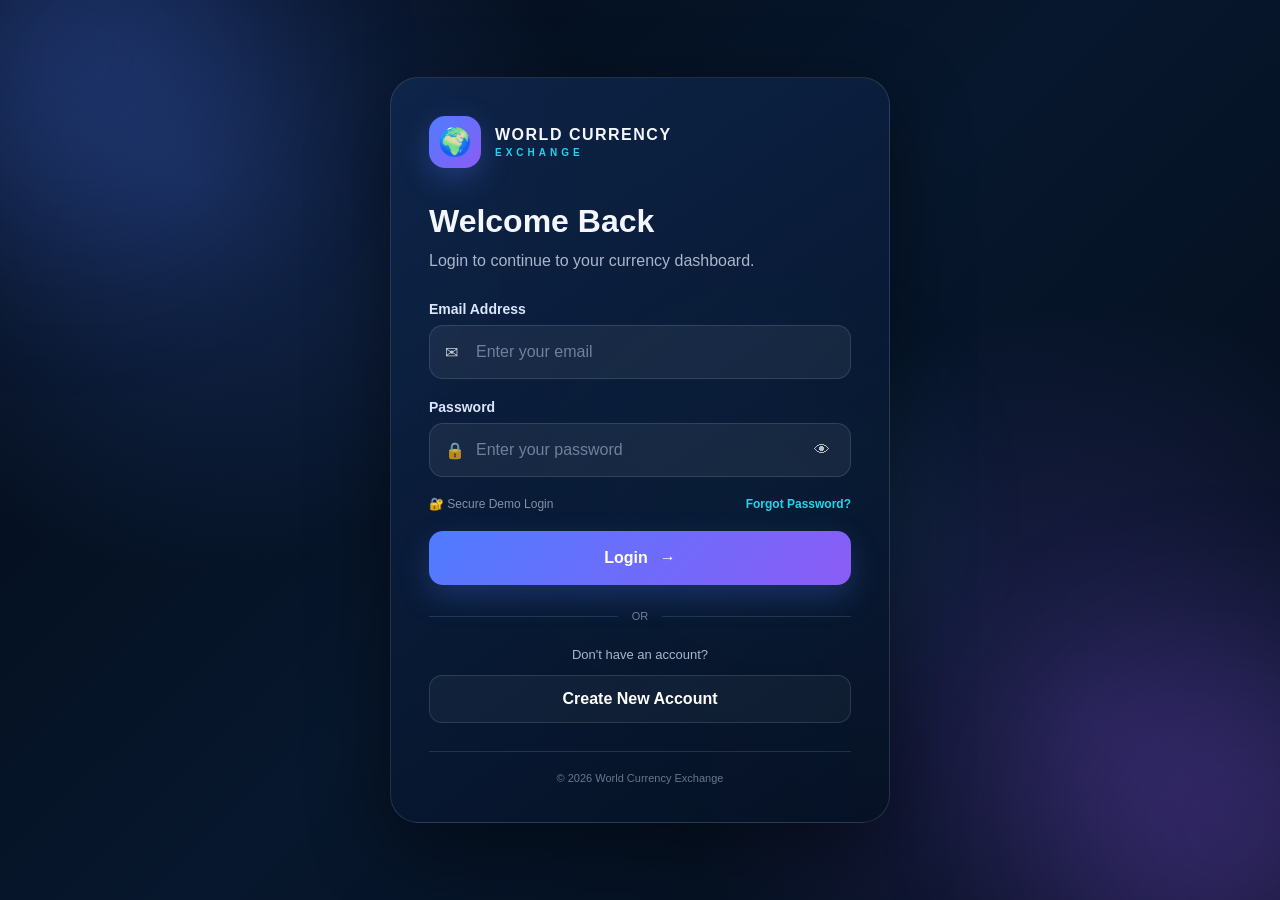
<file: index.html>
<!DOCTYPE html>
<html lang="en">
<head>

    <meta charset="UTF-8">

    <meta
        name="viewport"
        content="width=device-width, initial-scale=1.0"
    >

    <title>World Currency Exchange</title>

    <link rel="stylesheet" href="style.css">

</head>

<body
    class="dashboard-page"
    data-protected="true"
>

<header class="main-header">

    <nav class="navbar">

        <a href="index.html" class="nav-brand">

            <div class="nav-logo">
                🌍
            </div>

            <div>
                <strong>WORLD CURRENCY</strong>
                <small>EXCHANGE</small>
            </div>

        </a>

        <button
            type="button"
            id="menuBtn"
            class="menu-button"
            aria-label="Open menu"
        >
            ☰
        </button>

        <div id="navMenu" class="nav-menu">

            <a href="#home">Home</a>

            <a href="#converter">
                Converter
            </a>

            <a href="#rates">
                Exchange Rates
            </a>

            <a href="#about">
                About
            </a>

            <a href="#contact">
                Contact
            </a>

            <button
                type="button"
                id="logoutBtn"
                class="nav-logout"
            >
                Logout
            </button>

        </div>

    </nav>

</header>


<main>

    <!-- HERO -->

    <section id="home" class="dashboard-hero">

        <div class="hero-content">

            <div class="hero-badge">
                ● LIVE CURRENCY PLATFORM
            </div>

            <h1>
                Welcome,
                <span id="userName">User</span>
            </h1>

            <h2>
                World Currency Exchange
            </h2>

            <p>
                Convert currencies quickly and explore
                international exchange rates through a
                simple and modern platform.
            </p>

            <div class="hero-actions">

                <a
                    href="#converter"
                    class="hero-primary"
                >
                    Start Converting →
                </a>

                <a
                    href="#rates"
                    class="hero-secondary"
                >
                    View Rates
                </a>

            </div>

        </div>

        <div class="hero-globe">

            <div class="globe-circle">
                🌍
            </div>

        </div>

    </section>


    <!-- FEATURES -->

    <section class="feature-section">

        <div class="section-heading">

            <span>WHY USE OUR PLATFORM</span>

            <h2>
                Everything You Need
            </h2>

            <p>
                A clean and easy currency conversion
                experience.
            </p>

        </div>

        <div class="feature-grid">

            <article class="feature-card">

                <div class="feature-icon">
                    💱
                </div>

                <h3>
                    Easy Conversion
                </h3>

                <p>
                    Convert between multiple global
                    currencies with a few clicks.
                </p>

            </article>

            <article class="feature-card">

                <div class="feature-icon">
                    ⚡
                </div>

                <h3>
                    Fast Results
                </h3>

                <p>
                    Get conversion results instantly
                    without complicated steps.
                </p>

            </article>

            <article class="feature-card">

                <div class="feature-icon">
                    🔒
                </div>

                <h3>
                    Secure Session
                </h3>

                <p>
                    Your login session is maintained
                    during your current browser session.
                </p>

            </article>

        </div>

    </section>


    <!-- CONVERTER -->

    <section
        id="converter"
        class="converter-section"
    >

        <div class="section-heading">

            <span>CURRENCY CONVERTER</span>

            <h2>
                Convert Your Money
            </h2>

            <p>
                Select currencies and enter an amount.
            </p>

        </div>

        <div class="converter-card">

            <form id="converterForm">

                <div class="converter-grid">

                    <div class="converter-field">

                        <label for="amount">
                            Amount
                        </label>

                        <input
                            type="number"
                            id="amount"
                            min="0"
                            step="any"
                            placeholder="Enter amount"
                            required
                        >

                    </div>


                    <div class="converter-field">

                        <label for="fromCurrency">
                            From
                        </label>

                        <select id="fromCurrency" required>

                            <option value="USD">
                                USD — US Dollar
                            </option>

                            <option value="INR">
                                INR — Indian Rupee
                            </option>

                            <option value="EUR">
                                EUR — Euro
                            </option>

                            <option value="GBP">
                                GBP — British Pound
                            </option>

                            <option value="JPY">
                                JPY — Japanese Yen
                            </option>

                            <option value="KWD">
                                KWD — Kuwaiti Dinar
                            </option>

                            <option value="CNY">
                                CNY — Chinese Yuan
                            </option>

                            <option value="CAD">
                                CAD — Canadian Dollar
                            </option>

                            <option value="AUD">
                                AUD — Australian Dollar
                            </option>

                        </select>

                    </div>


                    <div class="swap-icon">
                        ⇄
                    </div>


                    <div class="converter-field">

                        <label for="toCurrency">
                            To
                        </label>

                        <select id="toCurrency" required>

                            <option value="INR">
                                INR — Indian Rupee
                            </option>

                            <option value="USD">
                                USD — US Dollar
                            </option>

                            <option value="EUR">
                                EUR — Euro
                            </option>

                            <option value="GBP">
                                GBP — British Pound
                            </option>

                            <option value="JPY">
                                JPY — Japanese Yen
                            </option>

                            <option value="KWD">
                                KWD — Kuwaiti Dinar
                            </option>

                            <option value="CNY">
                                CNY — Chinese Yuan
                            </option>

                            <option value="CAD">
                                CAD — Canadian Dollar
                            </option>

                            <option value="AUD">
                                AUD — Australian Dollar
                            </option>

                        </select>

                    </div>

                </div>


                <button
                    type="submit"
                    class="convert-button"
                >
                    Convert Currency
                </button>


                <div
                    id="result"
                    class="conversion-result"
                >
                    Enter an amount to see the result.
                </div>

            </form>

        </div>

    </section>


    <!-- RATES -->

    <section
        id="rates"
        class="rates-section"
    >

        <div class="section-heading">

            <span>REFERENCE RATES</span>

            <h2>
                Popular Currency Rates
            </h2>

            <p>
                Reference values used by this demo converter.
            </p>

        </div>


        <div class="rates-grid">

            <div class="rate-card">
                <strong>USD</strong>
                <span>1 USD</span>
                <b>83.50 INR</b>
            </div>

            <div class="rate-card">
                <strong>EUR</strong>
                <span>1 EUR</span>
                <b>90.76 INR</b>
            </div>

            <div class="rate-card">
                <strong>GBP</strong>
                <span>1 GBP</span>
                <b>107.05 INR</b>
            </div>

            <div class="rate-card">
                <strong>JPY</strong>
                <span>1 JPY</span>
                <b>0.568 INR</b>
            </div>

            <div class="rate-card">
                <strong>KWD</strong>
                <span>1 KWD</span>
                <b>271.99 INR</b>
            </div>

            <div class="rate-card">
                <strong>AUD</strong>
                <span>1 AUD</span>
                <b>55.30 INR</b>
            </div>

        </div>

    </section>


    <!-- ABOUT -->

    <section
        id="about"
        class="about-section"
    >

        <div class="about-content">

            <div>

                <span class="section-label">
                    ABOUT PROJECT
                </span>

                <h2>
                    Smart Currency Exchange Platform
                </h2>

            </div>

            <p>
                World Currency Exchange is a responsive
                frontend project designed to demonstrate
                currency conversion, user registration,
                login authentication and session-based
                dashboard access.
            </p>

        </div>

    </section>


   <!-- =========================================
     CONTACT US
========================================= -->

<section id="contact" class="contact-section">

    <div class="section-heading">

        <span>CONTACT US</span>

        <h2>Get In Touch With Us</h2>

        <p>
            Have questions, feedback, or need assistance?
            Send us a message and our team will be happy to help.
        </p>

    </div>


    <div class="contact-wrapper">

        <!-- Contact Information -->

        <div class="contact-information">

            <h3>Let's Talk</h3>

            <p>
                We are here to help you with your currency
                exchange questions and feedback.
            </p>


            <div class="contact-info-item">

                <div class="contact-info-icon">
                    📧
                </div>

                <div>
                    <strong>Email Us</strong>
                    <span>
                        support@worldcurrency.example
                    </span>
                </div>

            </div>


            <div class="contact-info-item">

                <div class="contact-info-icon">
                    📞
                </div>

                <div>
                    <strong>Call Us</strong>
                    <span>
                        +91 98765 43210
                    </span>
                </div>

            </div>


            <div class="contact-info-item">

                <div class="contact-info-icon">
                    📍
                </div>

                <div>
                    <strong>Location</strong>
                    <span>
                        Andhra Pradesh, India
                    </span>
                </div>

            </div>


            <div class="contact-info-item">

                <div class="contact-info-icon">
                    🕐
                </div>

                <div>
                    <strong>Working Hours</strong>
                    <span>
                        Monday – Saturday, 9:00 AM – 6:00 PM
                    </span>
                </div>

            </div>

        </div>


        <!-- Contact Form -->

        <div class="contact-form-card">

            <h3>Send Us a Message</h3>

            <p>
                Fill out the form below and we'll get back to you.
            </p>


            <form id="contactForm" autocomplete="off" novalidate>

                <div class="contact-form-row">

                    <div class="contact-field">

                        <label for="contactName">
                            Full Name
                        </label>

                        <input
                            type="text"
                            id="contactName"
                            name="contactName"
                            placeholder="Enter your name"
                            autocomplete="off"
                            required
                        >

                    </div>


                    <div class="contact-field">

                        <label for="contactEmail">
                            Email Address
                        </label>

                        <input
                            type="email"
                            id="contactEmail"
                            name="contactEmail"
                            placeholder="Enter your email"
                            autocomplete="off"
                            required
                        >

                    </div>

                </div>


                <div class="contact-field">

                    <label for="contactSubject">
                        Subject
                    </label>

                    <input
                        type="text"
                        id="contactSubject"
                        name="contactSubject"
                        placeholder="Enter subject"
                        autocomplete="off"
                        required
                    >

                </div>


                <div class="contact-field">

                    <label for="contactMessage">
                        Message
                    </label>

                    <textarea
                        id="contactMessage"
                        name="contactMessage"
                        rows="6"
                        placeholder="Write your message..."
                        required
                    ></textarea>

                </div>


                <div
                    id="contactMessageBox"
                    class="form-message"
                ></div>


                <button
                    type="submit"
                    class="contact-submit"
                >
                    <span>Send Message</span>
                    <span>➤</span>
                </button>

            </form>

        </div>

    </div>

</section>





<footer class="main-footer">

    <div>
        <strong>
            🌍 World Currency Exchange
        </strong>

        <p>
            Modern currency conversion platform.
        </p>
    </div>

    <p>
        © 2026 World Currency Exchange. All Rights Reserved.
    </p>

</footer>


<script src="script.js"></script>

</body>
</html>
</file>
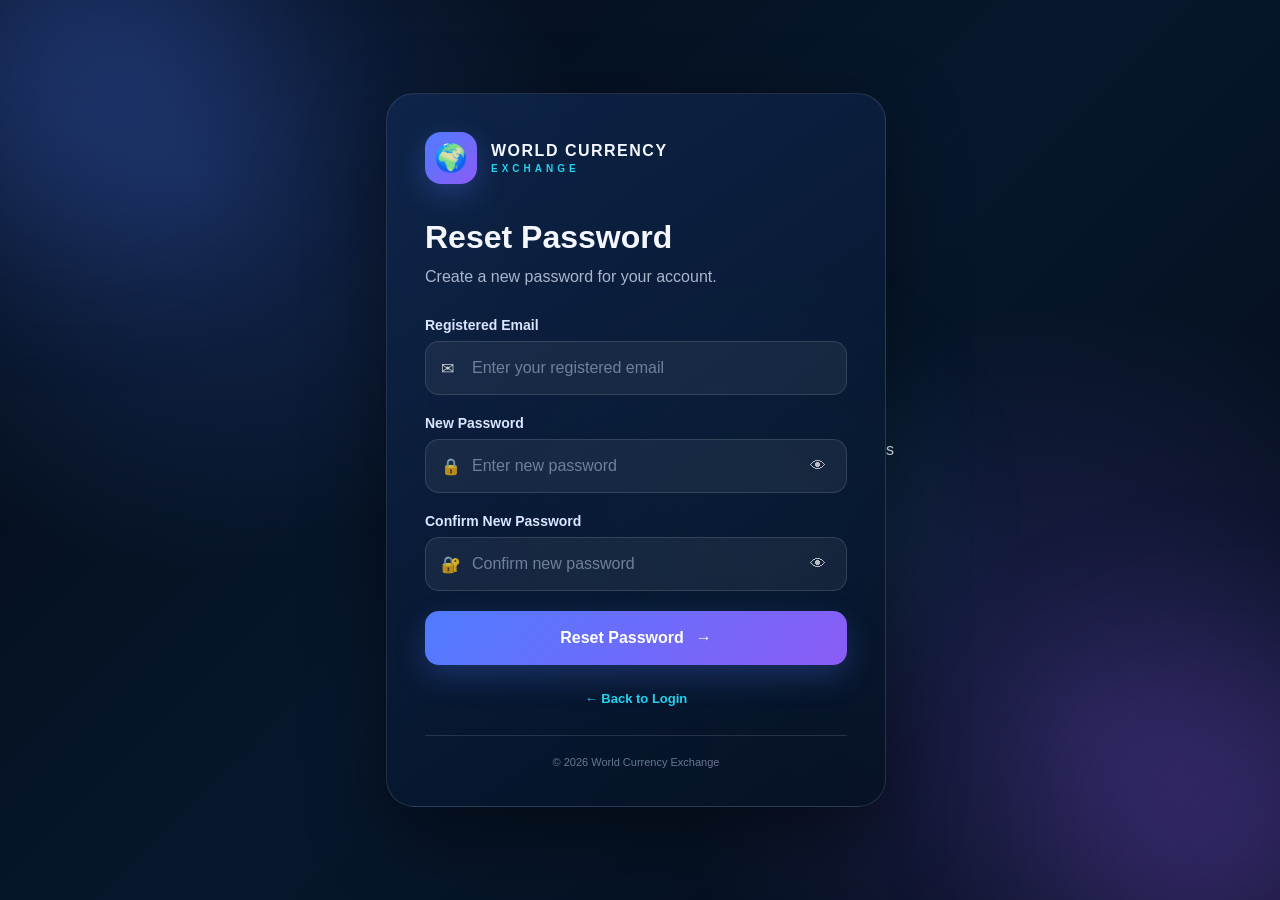
<file: forgot-password.html>
<!DOCTYPE html>
<html lang="en">
<head>
    <meta charset="UTF-8">
    <meta name="viewport" content="width=device-width, initial-scale=1.0">

    <title>Reset Password | World Currency Exchange</title>

    <link rel="stylesheet" href="style.css">
</head>

<body class="auth-page">

    <div class="background-effects">
        <span class="glow glow-one"></span>
        <span class="glow glow-two"></span>
        <span class="glow glow-three"></span>
    </div>

    <main class="auth-container">

        <section class="auth-card">

            <div class="brand">
                <div class="brand-icon">🌍</div>

                <div>
                    <h1>WORLD CURRENCY</h1>
                    <span>EXCHANGE</span>
                </div>
            </div>

            <div class="auth-heading">
                <h2>Reset Password</h2>
                <p>Create a new password for your account.</p>
            </div>

            <form id="forgotForm" autocomplete="off" novalidate>

                <div class="form-group">

                    <label for="resetEmail">Registered Email</label>

                    <div class="input-wrapper">

                        <span class="input-icon">✉</span>

                        <input
                            type="email"
                            id="resetEmail"
                            name="resetEmail"
                            placeholder="Enter your registered email"
                            autocomplete="off"
                            value=""
                            required
                        >

                    </div>

                </div>

                <div class="form-group">

                    <label for="newPassword">New Password</label>

                    <div class="input-wrapper">

                        <span class="input-icon">🔒</span>

                        <input
                            type="password"
                            id="newPassword"
                            name="newPassword"
                            placeholder="Enter new password"
                            autocomplete="new-password"
                            value=""
                            required
                        >

                        <button
                            type="button"
                            class="password-toggle"
                            data-target="newPassword"
                            aria-label="Show password"
                        >
                            👁
                        </button>

                    </div>

                </div>

                <div class="form-group">

                    <label for="newPasswordConfirm">Confirm New Password</label>

                    <div class="input-wrapper">

                        <span class="input-icon">🔐</span>

                        <input
                            type="password"
                            id="newPasswordConfirm"
                            name="newPasswordConfirm"
                            placeholder="Confirm new password"
                            autocomplete="new-password"
                            value=""
                            required
                        >

                        <button
                            type="button"
                            class="password-toggle"
                            data-target="newPasswordConfirm"
                            aria-label="Show password"
                        >
                            👁
                        </button>

                    </div>

                </div>

                <div id="forgotMessage" class="form-message"></div>

                <button type="submit" class="primary-button">
                    <span>Reset Password</span>
                    <span>→</span>
                </button>

            </form>

            <div class="back-login">
                <a href="login.html">
                    ← Back to Login
                </a>
            </div>

            <footer class="auth-footer">
                © 2026 World Currency Exchange
            </footer>

        </section>

    </main>

    <script src="script.js"></script>

</body>
</html>s
</file>
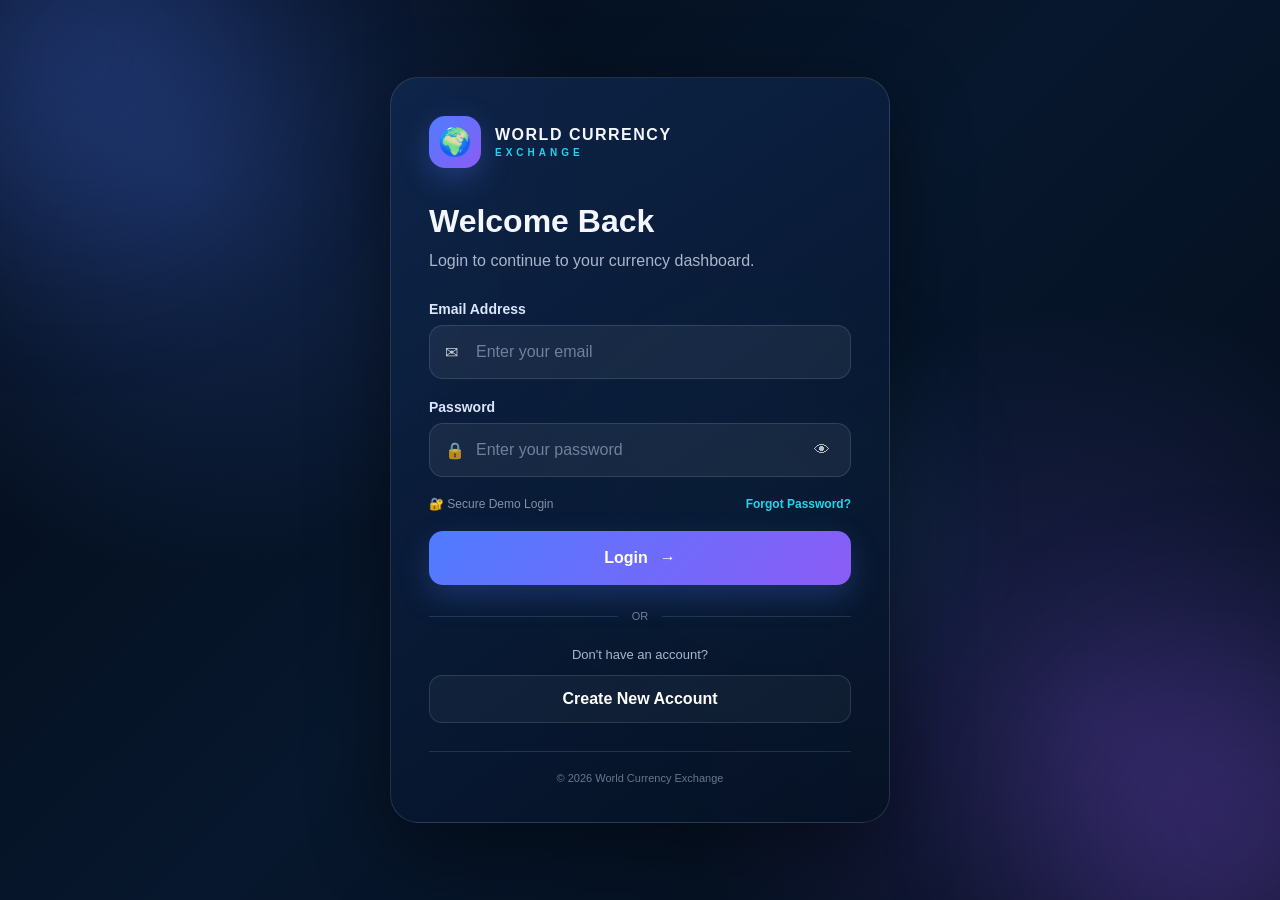
<file: login.html>
<!DOCTYPE html>
<html lang="en">
<head>
    <meta charset="UTF-8">
    <meta name="viewport" content="width=device-width, initial-scale=1.0">

    <title>Login | World Currency Exchange</title>

    <link rel="stylesheet" href="style.css">
</head>

<body class="auth-page">

    <div class="background-effects">
        <span class="glow glow-one"></span>
        <span class="glow glow-two"></span>
        <span class="glow glow-three"></span>
    </div>

    <main class="auth-container">

        <section class="auth-card">

            <div class="brand">
                <div class="brand-icon">🌍</div>

                <div>
                    <h1>WORLD CURRENCY</h1>
                    <span>EXCHANGE</span>
                </div>
            </div>

            <div class="auth-heading">
                <h2>Welcome Back</h2>
                <p>Login to continue to your currency dashboard.</p>
            </div>

            <form id="loginForm" autocomplete="off" novalidate>

                <div class="form-group">

                    <label for="loginEmail">Email Address</label>

                    <div class="input-wrapper">
                        <span class="input-icon">✉</span>

                        <input
                            type="email"
                            id="loginEmail"
                            name="loginEmail"
                            placeholder="Enter your email"
                            autocomplete="off"
                            value=""
                            required
                        >
                    </div>

                </div>

                <div class="form-group">

                    <label for="loginPassword">Password</label>

                    <div class="input-wrapper">

                        <span class="input-icon">🔒</span>

                        <input
                            type="password"
                            id="loginPassword"
                            name="loginPassword"
                            placeholder="Enter your password"
                            autocomplete="new-password"
                            value=""
                            required
                        >

                        <button
                            type="button"
                            class="password-toggle"
                            data-target="loginPassword"
                            aria-label="Show password"
                        >
                            👁
                        </button>

                    </div>

                </div>

                <div class="login-extra">
                    <span>🔐 Secure Demo Login</span>

                    <a href="forgot.html">
                        Forgot Password?
                    </a>
                </div>

                <div id="loginMessage" class="form-message"></div>

                <button type="submit" class="primary-button">
                    <span>Login</span>
                    <span>→</span>
                </button>

            </form>

            <div class="auth-divider">
                <span>OR</span>
            </div>

            <div class="register-box">
                <p>Don't have an account?</p>

                <a href="register.html" class="secondary-button">
                    Create New Account
                </a>
            </div>

            <footer class="auth-footer">
                © 2026 World Currency Exchange
            </footer>

        </section>

    </main>

    <script src="script.js"></script>

</body>
</html>
</file>
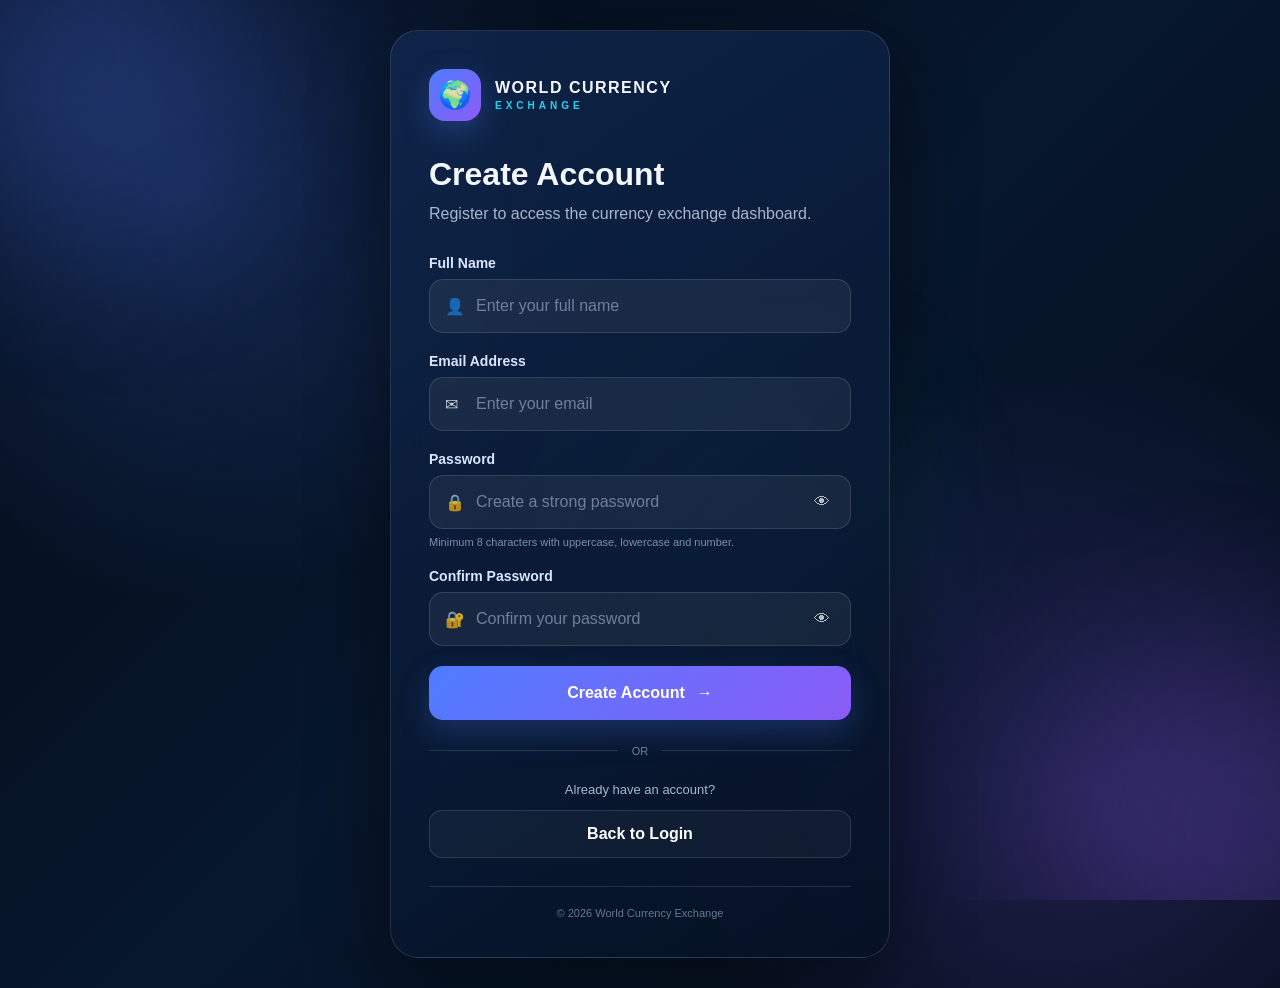
<file: register.html>
<!DOCTYPE html>
<html lang="en">
<head>
    <meta charset="UTF-8">
    <meta name="viewport" content="width=device-width, initial-scale=1.0">

    <title>Register | World Currency Exchange</title>

    <link rel="stylesheet" href="style.css">
</head>

<body class="auth-page">

    <div class="background-effects">
        <span class="glow glow-one"></span>
        <span class="glow glow-two"></span>
        <span class="glow glow-three"></span>
    </div>

    <main class="auth-container">

        <section class="auth-card">

            <div class="brand">
                <div class="brand-icon">🌍</div>

                <div>
                    <h1>WORLD CURRENCY</h1>
                    <span>EXCHANGE</span>
                </div>
            </div>

            <div class="auth-heading">
                <h2>Create Account</h2>
                <p>Register to access the currency exchange dashboard.</p>
            </div>

            <form id="registerForm" autocomplete="off" novalidate>

                <div class="form-group">

                    <label for="registerName">Full Name</label>

                    <div class="input-wrapper">
                        <span class="input-icon">👤</span>

                        <input
                            type="text"
                            id="registerName"
                            name="registerName"
                            placeholder="Enter your full name"
                            autocomplete="off"
                            value=""
                            required
                        >
                    </div>

                </div>

                <div class="form-group">

                    <label for="registerEmail">Email Address</label>

                    <div class="input-wrapper">
                        <span class="input-icon">✉</span>

                        <input
                            type="email"
                            id="registerEmail"
                            name="registerEmail"
                            placeholder="Enter your email"
                            autocomplete="off"
                            value=""
                            required
                        >
                    </div>

                </div>

                <div class="form-group">

                    <label for="registerPassword">Password</label>

                    <div class="input-wrapper">

                        <span class="input-icon">🔒</span>

                        <input
                            type="password"
                            id="registerPassword"
                            name="registerPassword"
                            placeholder="Create a strong password"
                            autocomplete="new-password"
                            value=""
                            required
                        >

                        <button
                            type="button"
                            class="password-toggle"
                            data-target="registerPassword"
                            aria-label="Show password"
                        >
                            👁
                        </button>

                    </div>

                    <small class="password-hint">
                        Minimum 8 characters with uppercase, lowercase and number.
                    </small>

                </div>

                <div class="form-group">

                    <label for="confirmPassword">Confirm Password</label>

                    <div class="input-wrapper">

                        <span class="input-icon">🔐</span>

                        <input
                            type="password"
                            id="confirmPassword"
                            name="confirmPassword"
                            placeholder="Confirm your password"
                            autocomplete="new-password"
                            value=""
                            required
                        >

                        <button
                            type="button"
                            class="password-toggle"
                            data-target="confirmPassword"
                            aria-label="Show password"
                        >
                            👁
                        </button>

                    </div>

                </div>

           

                <div id="registerMessage" class="form-message"></div>

                <button type="submit" class="primary-button">
                    <span>Create Account</span>
                    <span>→</span>
                </button>

            </form>

            <div class="auth-divider">
                <span>OR</span>
            </div>

            <div class="register-box">

                <p>Already have an account?</p>

                <a href="login.html" class="secondary-button">
                    Back to Login
                </a>

            </div>

            <footer class="auth-footer">
                © 2026 World Currency Exchange
            </footer>

        </section>

    </main>

    <script src="script.js"></script>

</body>
</html>
</file>
<file: style.css>
/* =========================================
   WORLD CURRENCY EXCHANGE
   PREMIUM RESPONSIVE STYLESHEET
========================================= */

:root {
    --bg-dark: #06101f;
    --bg-card: rgba(11, 29, 60, 0.72);
    --bg-input: rgba(255, 255, 255, 0.06);

    --primary: #4f7cff;
    --primary-dark: #315bdc;
    --cyan: #22d3ee;
    --purple: #8b5cf6;

    --white: #ffffff;
    --text: #f4f7ff;
    --muted: #aab6cc;

    --border: rgba(255, 255, 255, 0.12);

    --success: #22c55e;
    --danger: #ef4444;

    --shadow:
        0 25px 80px rgba(0, 0, 0, 0.45);

    --radius: 22px;
}


/* =========================================
   RESET
========================================= */

* {
    margin: 0;
    padding: 0;
    box-sizing: border-box;
}

html {
    scroll-behavior: smooth;
}

body {
    font-family:
        Inter,
        Segoe UI,
        Arial,
        sans-serif;

    color: var(--text);
    background: var(--bg-dark);
}

a {
    color: inherit;
    text-decoration: none;
}

button,
input,
select {
    font: inherit;
}


/* =========================================
   AUTH PAGE
========================================= */

.auth-page {
    min-height: 100vh;

    display: flex;
    align-items: center;
    justify-content: center;

    padding: 30px 18px;

    overflow-x: hidden;

    background:
        radial-gradient(
            circle at 15% 20%,
            rgba(79, 124, 255, 0.22),
            transparent 30%
        ),
        radial-gradient(
            circle at 85% 80%,
            rgba(139, 92, 246, 0.20),
            transparent 32%
        ),
        linear-gradient(
            135deg,
            #030b16,
            #07172d 50%,
            #040c18
        );
}


/* =========================================
   BACKGROUND EFFECTS
========================================= */

.background-effects {
    position: fixed;
    inset: 0;

    pointer-events: none;

    overflow: hidden;

    z-index: 0;
}

.glow {
    position: absolute;

    width: 350px;
    height: 350px;

    border-radius: 50%;

    filter: blur(90px);

    opacity: 0.25;

    animation: floatGlow 10s ease-in-out infinite alternate;
}

.glow-one {
    top: -120px;
    left: -100px;
    background: var(--primary);
}

.glow-two {
    right: -120px;
    bottom: -100px;
    background: var(--purple);
    animation-delay: 2s;
}

.glow-three {
    top: 45%;
    left: 50%;
    background: var(--cyan);
    width: 220px;
    height: 220px;
    animation-delay: 4s;
}

@keyframes floatGlow {
    from {
        transform: translate(0, 0);
    }

    to {
        transform: translate(35px, -25px);
    }
}


/* =========================================
   AUTH CONTAINER
========================================= */

.auth-container {
    width: 100%;
    max-width: 500px;

    position: relative;
    z-index: 2;
}

.auth-card {
    padding: 38px;

    border: 1px solid var(--border);

    border-radius: 28px;

    background:
        linear-gradient(
            145deg,
            rgba(15, 38, 76, 0.88),
            rgba(5, 17, 35, 0.88)
        );

    backdrop-filter: blur(25px);

    box-shadow: var(--shadow);
}


/* =========================================
   BRAND
========================================= */

.brand {
    display: flex;
    align-items: center;
    gap: 14px;

    margin-bottom: 35px;
}

.brand-icon {
    width: 52px;
    height: 52px;

    display: flex;
    align-items: center;
    justify-content: center;

    border-radius: 16px;

    font-size: 27px;

    background:
        linear-gradient(
            135deg,
            var(--primary),
            var(--purple)
        );

    box-shadow:
        0 10px 30px rgba(79, 124, 255, 0.3);
}

.brand h1 {
    font-size: 16px;
    letter-spacing: 1.5px;
}

.brand span {
    display: block;

    margin-top: 3px;

    color: var(--cyan);

    font-size: 10px;
    font-weight: 700;

    letter-spacing: 4px;
}


/* =========================================
   AUTH HEADING
========================================= */

.auth-heading {
    margin-bottom: 28px;
}

.auth-heading h2 {
    font-size: 32px;

    margin-bottom: 8px;
}

.auth-heading p {
    color: var(--muted);

    line-height: 1.6;
}


/* =========================================
   FORMS
========================================= */

.form-group {
    margin-bottom: 20px;
}

.form-group label {
    display: block;

    margin-bottom: 8px;

    font-size: 14px;
    font-weight: 600;

    color: #dbe6ff;
}

.input-wrapper {
    position: relative;
}

.input-icon {
    position: absolute;

    left: 16px;
    top: 50%;

    transform: translateY(-50%);

    font-size: 16px;

    opacity: 0.8;

    pointer-events: none;
}

.input-wrapper input {
    width: 100%;

    height: 54px;

    padding:
        0 48px
        0 46px;

    color: var(--white);

    border: 1px solid var(--border);

    border-radius: 14px;

    outline: none;

    background: var(--bg-input);

    transition:
        border-color 0.25s ease,
        box-shadow 0.25s ease,
        background 0.25s ease;
}

.input-wrapper input::placeholder {
    color: #71809a;
}

.input-wrapper input:focus {
    border-color: var(--primary);

    background:
        rgba(79, 124, 255, 0.08);

    box-shadow:
        0 0 0 4px rgba(79, 124, 255, 0.10);
}


/* =========================================
   REMOVE AUTOFILL VISUAL
========================================= */

.input-wrapper input:-webkit-autofill,
.input-wrapper input:-webkit-autofill:hover,
.input-wrapper input:-webkit-autofill:focus {
    -webkit-text-fill-color: #ffffff;

    transition:
        background-color 9999s ease-in-out 0s;

    box-shadow:
        0 0 0 1000px #0b1d3c inset;
}


/* =========================================
   PASSWORD TOGGLE
========================================= */

.password-toggle {
    position: absolute;

    right: 12px;
    top: 50%;

    transform: translateY(-50%);

    width: 34px;
    height: 34px;

    border: 0;

    border-radius: 9px;

    color: var(--white);

    background: transparent;

    cursor: pointer;

    opacity: 0.7;
}

.password-toggle:hover {
    background: rgba(255, 255, 255, 0.08);
    opacity: 1;
}

.password-hint {
    display: block;

    margin-top: 7px;

    color: #7f8da5;

    font-size: 11px;
}


/* =========================================
   LOGIN EXTRA
========================================= */

.login-extra {
    display: flex;
    align-items: center;
    justify-content: space-between;

    margin: 4px 0 20px;

    font-size: 12px;
}

.login-extra span {
    color: #8391a9;
}

.login-extra a {
    color: var(--cyan);
    font-weight: 600;
}

.login-extra a:hover {
    text-decoration: underline;
}


/* =========================================
   TERMS
========================================= */

.terms-check {
    display: flex;

    align-items: flex-start;

    gap: 10px;

    margin: 12px 0 20px;

    color: var(--muted);

    font-size: 12px;

    cursor: pointer;
}

.terms-check input {
    margin-top: 2px;

    accent-color: var(--primary);
}


/* =========================================
   BUTTONS
========================================= */

.primary-button {
    width: 100%;

    min-height: 54px;

    display: flex;
    align-items: center;
    justify-content: center;

    gap: 12px;

    border: 0;

    border-radius: 14px;

    color: var(--white);

    font-weight: 700;

    cursor: pointer;

    background:
        linear-gradient(
            135deg,
            var(--primary),
            var(--purple)
        );

    box-shadow:
        0 12px 30px rgba(79, 124, 255, 0.25);

    transition:
        transform 0.25s ease,
        box-shadow 0.25s ease;
}

.primary-button:hover {
    transform: translateY(-2px);

    box-shadow:
        0 18px 40px rgba(79, 124, 255, 0.35);
}

.primary-button:active {
    transform: translateY(0);
}


/* =========================================
   MESSAGES
========================================= */

.form-message {
    display: none;

    padding: 12px 14px;

    margin-bottom: 15px;

    border-radius: 12px;

    font-size: 13px;
    line-height: 1.5;
}

.form-message.success {
    display: block;

    color: #bbf7d0;

    background:
        rgba(34, 197, 94, 0.10);

    border:
        1px solid rgba(34, 197, 94, 0.25);
}

.form-message.error {
    display: block;

    color: #fecaca;

    background:
        rgba(239, 68, 68, 0.10);

    border:
        1px solid rgba(239, 68, 68, 0.25);
}


/* =========================================
   DIVIDER
========================================= */

.auth-divider {
    display: flex;
    align-items: center;

    gap: 14px;

    margin: 25px 0;

    color: #71809a;

    font-size: 11px;
}

.auth-divider::before,
.auth-divider::after {
    content: "";

    height: 1px;

    flex: 1;

    background: var(--border);
}


/* =========================================
   REGISTER BOX
========================================= */

.register-box {
    text-align: center;
}

.register-box p {
    margin-bottom: 13px;

    color: var(--muted);

    font-size: 13px;
}

.secondary-button {
    display: flex;

    align-items: center;
    justify-content: center;

    min-height: 48px;

    border: 1px solid var(--border);

    border-radius: 13px;

    color: var(--white);

    font-weight: 600;

    background:
        rgba(255, 255, 255, 0.04);

    transition: 0.25s ease;
}

.secondary-button:hover {
    border-color: var(--primary);

    background:
        rgba(79, 124, 255, 0.10);
}


/* =========================================
   BACK LOGIN
========================================= */

.back-login {
    margin-top: 24px;

    text-align: center;
}

.back-login a {
    color: var(--cyan);

    font-size: 13px;
    font-weight: 600;
}


/* =========================================
   AUTH FOOTER
========================================= */

.auth-footer {
    margin-top: 28px;

    padding-top: 20px;

    border-top: 1px solid var(--border);

    color: #687790;

    text-align: center;

    font-size: 11px;
}


/* =========================================
   DASHBOARD HEADER
========================================= */

.main-header {
    position: sticky;
    top: 0;

    z-index: 100;

    border-bottom: 1px solid var(--border);

    background:
        rgba(4, 14, 28, 0.88);

    backdrop-filter: blur(20px);
}

.navbar {
    max-width: 1200px;

    min-height: 76px;

    margin: auto;

    padding: 0 22px;

    display: flex;
    align-items: center;
    justify-content: space-between;
}

.nav-brand {
    display: flex;
    align-items: center;

    gap: 12px;
}

.nav-logo {
    width: 42px;
    height: 42px;

    display: flex;
    align-items: center;
    justify-content: center;

    border-radius: 12px;

    background:
        linear-gradient(
            135deg,
            var(--primary),
            var(--purple)
        );
}

.nav-brand strong {
    display: block;

    font-size: 13px;

    letter-spacing: 1px;
}

.nav-brand small {
    display: block;

    margin-top: 3px;

    color: var(--cyan);

    font-size: 8px;

    letter-spacing: 3px;
}

.nav-menu {
    display: flex;

    align-items: center;

    gap: 25px;
}

.nav-menu a {
    color: #b8c4d9;

    font-size: 13px;

    transition: 0.25s ease;
}

.nav-menu a:hover {
    color: var(--white);
}

.nav-logout {
    padding: 10px 17px;

    border: 1px solid rgba(239, 68, 68, 0.3);

    border-radius: 10px;

    color: #fecaca;

    background:
        rgba(239, 68, 68, 0.08);

    cursor: pointer;
}

.nav-logout:hover {
    background:
        rgba(239, 68, 68, 0.16);
}

.menu-button {
    display: none;

    border: 0;

    color: white;

    background: transparent;

    font-size: 24px;

    cursor: pointer;
}


/* =========================================
   HERO
========================================= */

.dashboard-hero {
    max-width: 1200px;

    min-height: 610px;

    margin: auto;

    padding: 90px 30px;

    display: flex;
    align-items: center;
    justify-content: space-between;

    gap: 50px;
}

.hero-content {
    max-width: 650px;
}

.hero-badge {
    display: inline-block;

    padding: 8px 13px;

    margin-bottom: 22px;

    border: 1px solid rgba(34, 211, 238, 0.2);

    border-radius: 30px;

    color: var(--cyan);

    background:
        rgba(34, 211, 238, 0.06);

    font-size: 10px;

    font-weight: 700;

    letter-spacing: 1.5px;
}

.hero-content h1 {
    font-size: clamp(35px, 6vw, 62px);

    line-height: 1.05;

    margin-bottom: 12px;
}

.hero-content h1 span {
    color: var(--cyan);
}

.hero-content h2 {
    font-size: clamp(24px, 4vw, 40px);

    margin-bottom: 20px;

    background:
        linear-gradient(
            90deg,
            var(--white),
            #9cb5ff
        );

    -webkit-background-clip: text;
    -webkit-text-fill-color: transparent;
}

.hero-content p {
    max-width: 600px;

    color: var(--muted);

    line-height: 1.8;
}

.hero-actions {
    display: flex;

    gap: 14px;

    margin-top: 30px;
}

.hero-primary,
.hero-secondary {
    padding: 14px 22px;

    border-radius: 12px;

    font-size: 13px;

    font-weight: 700;

    transition: 0.25s ease;
}

.hero-primary {
    background:
        linear-gradient(
            135deg,
            var(--primary),
            var(--purple)
        );
}

.hero-secondary {
    border: 1px solid var(--border);

    background:
        rgba(255, 255, 255, 0.04);
}

.hero-primary:hover,
.hero-secondary:hover {
    transform: translateY(-2px);
}

.hero-globe {
    display: flex;
    align-items: center;
    justify-content: center;

    min-width: 350px;
}

.globe-circle {
    width: 280px;
    height: 280px;

    display: flex;
    align-items: center;
    justify-content: center;

    border-radius: 50%;

    font-size: 125px;

    background:
        radial-gradient(
            circle,
            rgba(79, 124, 255, 0.22),
            rgba(139, 92, 246, 0.08),
            transparent 70%
        );

    border: 1px solid rgba(79, 124, 255, 0.18);

    box-shadow:
        0 0 100px rgba(79, 124, 255, 0.15);

    animation: globeFloat 5s ease-in-out infinite;
}

@keyframes globeFloat {
    0%,
    100% {
        transform: translateY(0);
    }

    50% {
        transform: translateY(-15px);
    }
}


/* =========================================
   SECTIONS
========================================= */

.feature-section,
.converter-section,
.rates-section,
.about-section,
.contact-section {
    max-width: 1200px;

    margin: auto;

    padding: 80px 30px;
}

.section-heading {
    text-align: center;

    margin-bottom: 45px;
}

.section-heading > span,
.section-label {
    color: var(--cyan);

    font-size: 11px;

    font-weight: 800;

    letter-spacing: 2px;
}

.section-heading h2 {
    margin-top: 10px;

    font-size: clamp(28px, 4vw, 40px);
}

.section-heading p {
    margin-top: 10px;

    color: var(--muted);
}


/* =========================================
   FEATURES
========================================= */

.feature-grid {
    display: grid;

    grid-template-columns:
        repeat(3, 1fr);

    gap: 20px;
}

.feature-card {
    padding: 30px;

    border: 1px solid var(--border);

    border-radius: var(--radius);

    background:
        var(--bg-card);

    transition:
        transform 0.3s ease,
        border-color 0.3s ease;
}

.feature-card:hover {
    transform: translateY(-6px);

    border-color:
        rgba(79, 124, 255, 0.4);
}

.feature-icon {
    width: 54px;
    height: 54px;

    display: flex;
    align-items: center;
    justify-content: center;

    margin-bottom: 20px;

    border-radius: 15px;

    background:
        rgba(79, 124, 255, 0.12);

    font-size: 24px;
}

.feature-card h3 {
    margin-bottom: 10px;
}

.feature-card p {
    color: var(--muted);

    line-height: 1.7;

    font-size: 14px;
}


/* =========================================
   CONVERTER
========================================= */

.converter-card {
    padding: 35px;

    border: 1px solid var(--border);

    border-radius: 24px;

    background:
        var(--bg-card);

    box-shadow:
        var(--shadow);
}

.converter-grid {
    display: grid;

    grid-template-columns:
        1fr 1fr 50px 1fr;

    align-items: end;

    gap: 18px;
}

.converter-field label {
    display: block;

    margin-bottom: 8px;

    color: #dbe6ff;

    font-size: 13px;

    font-weight: 600;
}

.converter-field input,
.converter-field select {
    width: 100%;

    height: 54px;

    padding: 0 15px;

    border: 1px solid var(--border);

    border-radius: 13px;

    outline: none;

    color: var(--white);

    background:
        rgba(255, 255, 255, 0.05);
}

.converter-field select option {
    color: #111827;

    background: #ffffff;
}

.converter-field input:focus,
.converter-field select:focus {
    border-color: var(--primary);

    box-shadow:
        0 0 0 4px rgba(79, 124, 255, 0.1);
}

.swap-icon {
    width: 46px;
    height: 46px;

    display: flex;
    align-items: center;
    justify-content: center;

    border-radius: 50%;

    color: var(--cyan);

    background:
        rgba(34, 211, 238, 0.08);

    font-size: 22px;
}

.convert-button {
    width: 100%;

    min-height: 55px;

    margin-top: 25px;

    border: 0;

    border-radius: 13px;

    color: white;

    font-weight: 700;

    cursor: pointer;

    background:
        linear-gradient(
            135deg,
            var(--primary),
            var(--purple)
        );

    transition: 0.25s ease;
}

.convert-button:hover {
    transform: translateY(-2px);
}

.conversion-result {
    min-height: 75px;

    display: flex;
    align-items: center;
    justify-content: center;

    margin-top: 18px;

    padding: 15px;

    border-radius: 14px;

    color: #dce8ff;

    text-align: center;

    background:
        rgba(255, 255, 255, 0.04);
}


/* =========================================
   RATES
========================================= */

.rates-grid {
    display: grid;

    grid-template-columns:
        repeat(3, 1fr);

    gap: 18px;
}

.rate-card {
    padding: 25px;

    border: 1px solid var(--border);

    border-radius: 18px;

    background:
        rgba(255, 255, 255, 0.035);
}

.rate-card strong {
    display: block;

    color: var(--cyan);

    font-size: 20px;

    margin-bottom: 8px;
}

.rate-card span {
    display: block;

    color: var(--muted);

    font-size: 12px;
}

.rate-card b {
    display: block;

    margin-top: 12px;

    font-size: 18px;
}


/* =========================================
   ABOUT
========================================= */

.about-section {
    max-width: none;

    padding-left: max(30px, calc((100vw - 1140px) / 2));
    padding-right: max(30px, calc((100vw - 1140px) / 2));

    background:
        rgba(255, 255, 255, 0.025);
}

.about-content {
    display: grid;

    grid-template-columns:
        1fr 1fr;

    gap: 70px;

    align-items: center;
}

.about-content h2 {
    margin-top: 12px;

    font-size: clamp(28px, 4vw, 42px);

    line-height: 1.2;
}

.about-content p {
    color: var(--muted);

    line-height: 1.9;
}


/* =========================================
   CONTACT
========================================= */

.contact-card {
    display: grid;

    grid-template-columns:
        repeat(3, 1fr);

    gap: 18px;
}

.contact-card > div {
    padding: 25px;

    display: flex;

    flex-direction: column;

    gap: 8px;

    border: 1px solid var(--border);

    border-radius: 18px;

    background:
        rgba(255, 255, 255, 0.035);
}

.contact-card strong {
    font-size: 15px;
}

.contact-card span {
    color: var(--muted);

    font-size: 13px;
}


/* =========================================
   FOOTER
========================================= */

.main-footer {
    max-width: 1200px;

    margin: auto;

    padding: 35px 30px;

    display: flex;
    justify-content: space-between;

    gap: 20px;

    border-top: 1px solid var(--border);

    color: #71809a;

    font-size: 12px;
}

.main-footer strong {
    color: white;
}

.main-footer p {
    margin-top: 6px;
}


/* =========================================
   RESPONSIVE
========================================= */

@media (max-width: 900px) {

    .dashboard-hero {
        flex-direction: column;

        text-align: center;

        padding-top: 70px;
    }

    .hero-content {
        max-width: 750px;
    }

    .hero-actions {
        justify-content: center;
    }

    .hero-globe {
        min-width: auto;
    }

    .feature-grid,
    .rates-grid,
    .contact-card {
        grid-template-columns:
            repeat(2, 1fr);
    }

    .converter-grid {
        grid-template-columns:
            1fr 1fr;
    }

    .swap-icon {
        display: none;
    }

    .about-content {
        grid-template-columns: 1fr;

        gap: 30px;
    }
}


@media (max-width: 700px) {

    .auth-card {
        padding: 28px 22px;
    }

    .auth-heading h2 {
        font-size: 28px;
    }

    .navbar {
        position: relative;
    }

    .menu-button {
        display: block;
    }

    .nav-menu {
        position: absolute;

        top: 76px;
        left: 15px;
        right: 15px;

        display: none;

        flex-direction: column;

        align-items: stretch;

        gap: 0;

        padding: 12px;

        border: 1px solid var(--border);

        border-radius: 16px;

        background:
            rgba(5, 17, 35, 0.97);

        box-shadow: var(--shadow);
    }

    .nav-menu.active {
        display: flex;
    }

    .nav-menu a,
    .nav-logout {
        width: 100%;

        padding: 13px;

        text-align: center;
    }

    .feature-grid,
    .rates-grid,
    .contact-card {
        grid-template-columns: 1fr;
    }

    .converter-grid {
        grid-template-columns: 1fr;
    }

    .hero-globe {
        margin-top: 20px;
    }

    .globe-circle {
        width: 210px;
        height: 210px;

        font-size: 90px;
    }

    .hero-actions {
        flex-direction: column;
    }

    .hero-primary,
    .hero-secondary {
        text-align: center;
    }

    .main-footer {
        flex-direction: column;

        text-align: center;
    }
}


@media (max-width: 450px) {

    .auth-page {
        padding: 15px;
    }

    .auth-card {
        padding: 24px 18px;

        border-radius: 22px;
    }

    .brand {
        margin-bottom: 25px;
    }

    .brand h1 {
        font-size: 13px;
    }

    .brand-icon {
        width: 45px;
        height: 45px;
    }

    .dashboard-hero,
    .feature-section,
    .converter-section,
    .rates-section,
    .about-section,
    .contact-section {
        padding-left: 20px;
        padding-right: 20px;
    }
}
/* =========================================
   CONTACT US
========================================= */

.contact-section {
    max-width: 1200px;
    margin: auto;
    padding: 90px 30px;
}

.contact-wrapper {
    display: grid;
    grid-template-columns: 0.9fr 1.1fr;
    gap: 25px;
    align-items: stretch;
}


/* Contact Information */

.contact-information {
    padding: 38px;

    border: 1px solid var(--border);

    border-radius: 24px;

    background:
        linear-gradient(
            145deg,
            rgba(15, 38, 76, 0.82),
            rgba(5, 17, 35, 0.82)
        );
}

.contact-information h3 {
    font-size: 28px;
    margin-bottom: 12px;
}

.contact-information > p {
    color: var(--muted);
    line-height: 1.7;
    margin-bottom: 30px;
}


.contact-info-item {
    display: flex;
    align-items: center;

    gap: 15px;

    padding: 16px 0;

    border-bottom: 1px solid var(--border);
}

.contact-info-item:last-child {
    border-bottom: none;
}


.contact-info-icon {
    width: 48px;
    height: 48px;

    flex-shrink: 0;

    display: flex;
    align-items: center;
    justify-content: center;

    border-radius: 13px;

    background:
        rgba(79, 124, 255, 0.12);

    font-size: 21px;
}


.contact-info-item strong {
    display: block;

    margin-bottom: 4px;

    font-size: 14px;
}


.contact-info-item span {
    display: block;

    color: var(--muted);

    font-size: 12px;

    line-height: 1.5;
}


/* Contact Form */

.contact-form-card {
    padding: 38px;

    border: 1px solid var(--border);

    border-radius: 24px;

    background:
        linear-gradient(
            145deg,
            rgba(15, 38, 76, 0.82),
            rgba(5, 17, 35, 0.82)
        );

    box-shadow:
        0 20px 60px rgba(0, 0, 0, 0.25);
}

.contact-form-card h3 {
    font-size: 28px;

    margin-bottom: 8px;
}

.contact-form-card > p {
    color: var(--muted);

    font-size: 13px;

    margin-bottom: 28px;
}


.contact-form-row {
    display: grid;

    grid-template-columns: 1fr 1fr;

    gap: 16px;
}


.contact-field {
    margin-bottom: 18px;
}


.contact-field label {
    display: block;

    margin-bottom: 8px;

    color: #dbe6ff;

    font-size: 13px;

    font-weight: 600;
}


.contact-field input,
.contact-field textarea {
    width: 100%;

    padding: 14px 15px;

    border: 1px solid var(--border);

    border-radius: 13px;

    outline: none;

    color: var(--white);

    background:
        rgba(255, 255, 255, 0.05);

    transition:
        border-color 0.25s ease,
        box-shadow 0.25s ease;
}


.contact-field input {
    height: 52px;
}


.contact-field textarea {
    resize: vertical;

    min-height: 140px;

    line-height: 1.6;
}


.contact-field input::placeholder,
.contact-field textarea::placeholder {
    color: #71809a;
}


.contact-field input:focus,
.contact-field textarea:focus {
    border-color: var(--primary);

    box-shadow:
        0 0 0 4px rgba(79, 124, 255, 0.10);
}


.contact-submit {
    width: 100%;

    min-height: 54px;

    display: flex;

    align-items: center;

    justify-content: center;

    gap: 12px;

    border: none;

    border-radius: 13px;

    color: white;

    font-weight: 700;

    cursor: pointer;

    background:
        linear-gradient(
            135deg,
            var(--primary),
            var(--purple)
        );

    box-shadow:
        0 12px 30px rgba(79, 124, 255, 0.20);

    transition:
        transform 0.25s ease,
        box-shadow 0.25s ease;
}


.contact-submit:hover {
    transform: translateY(-2px);

    box-shadow:
        0 18px 40px rgba(79, 124, 255, 0.30);
}
</file>
